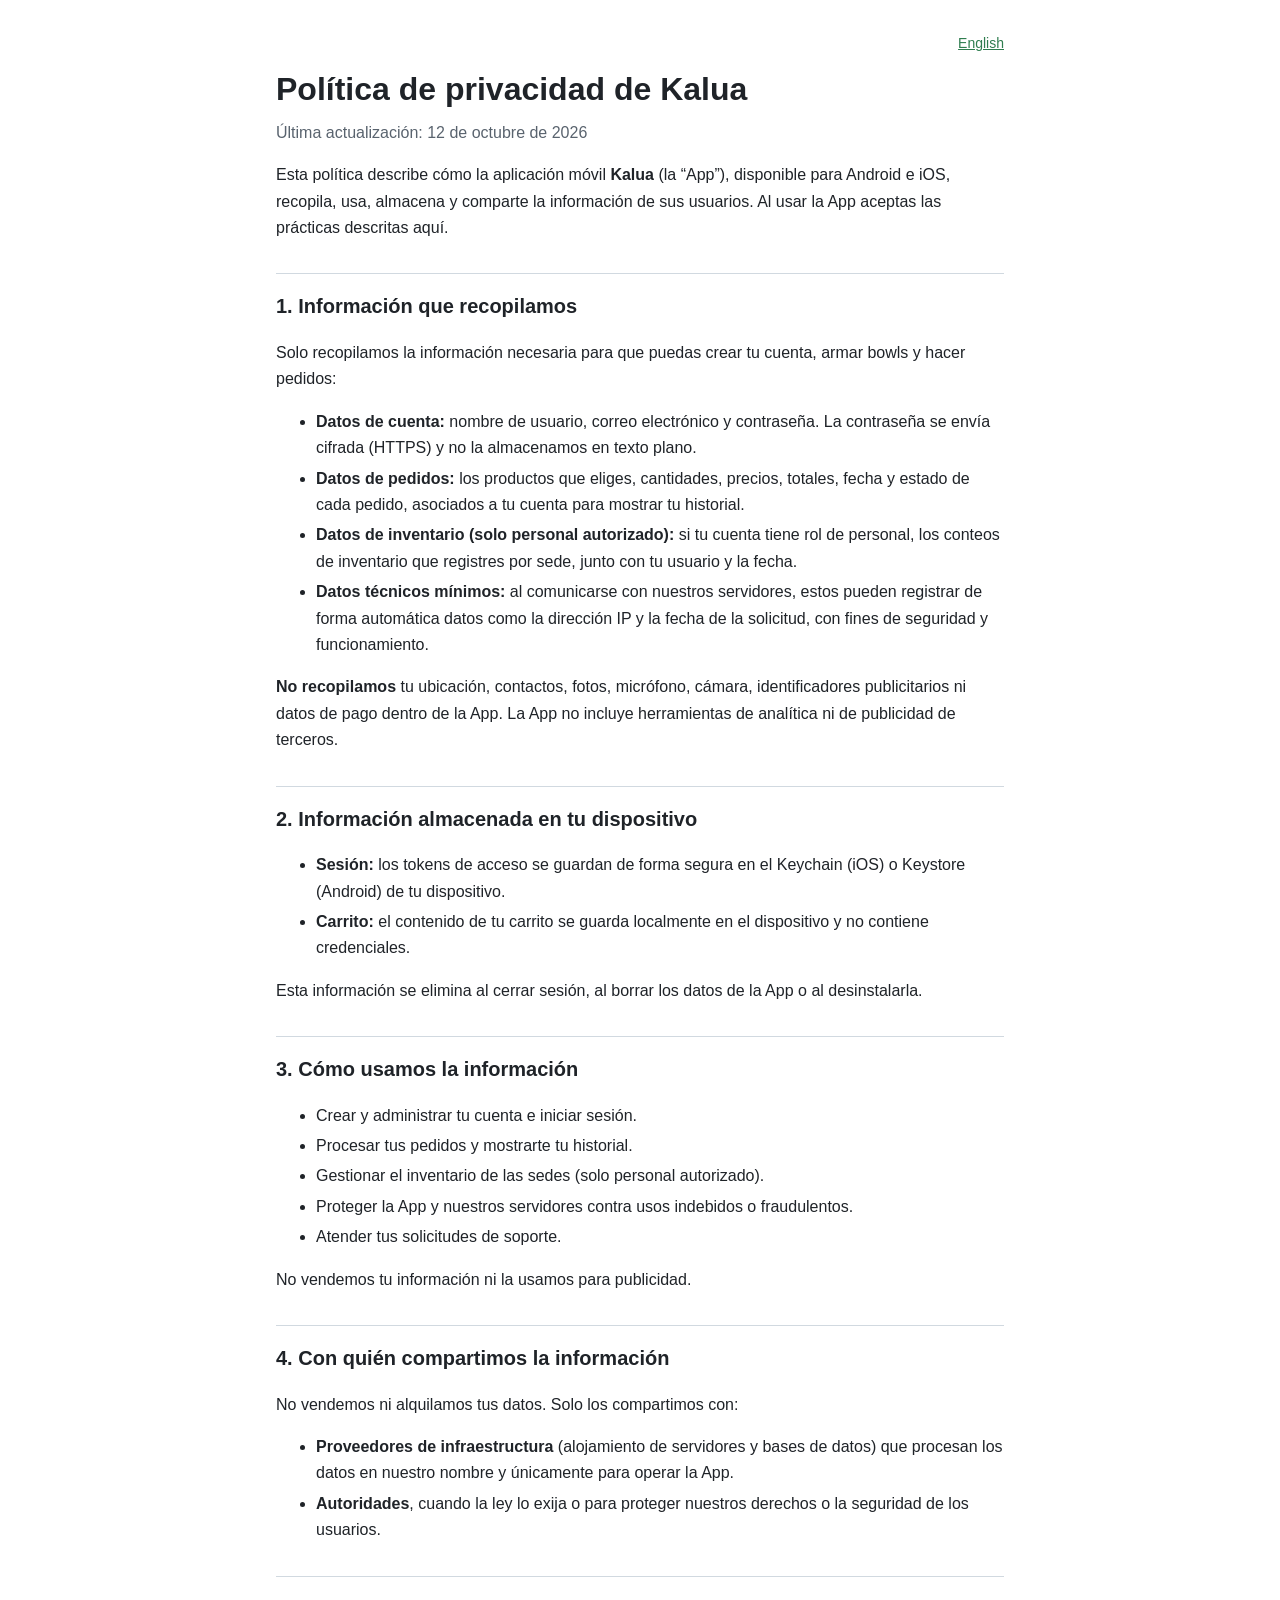
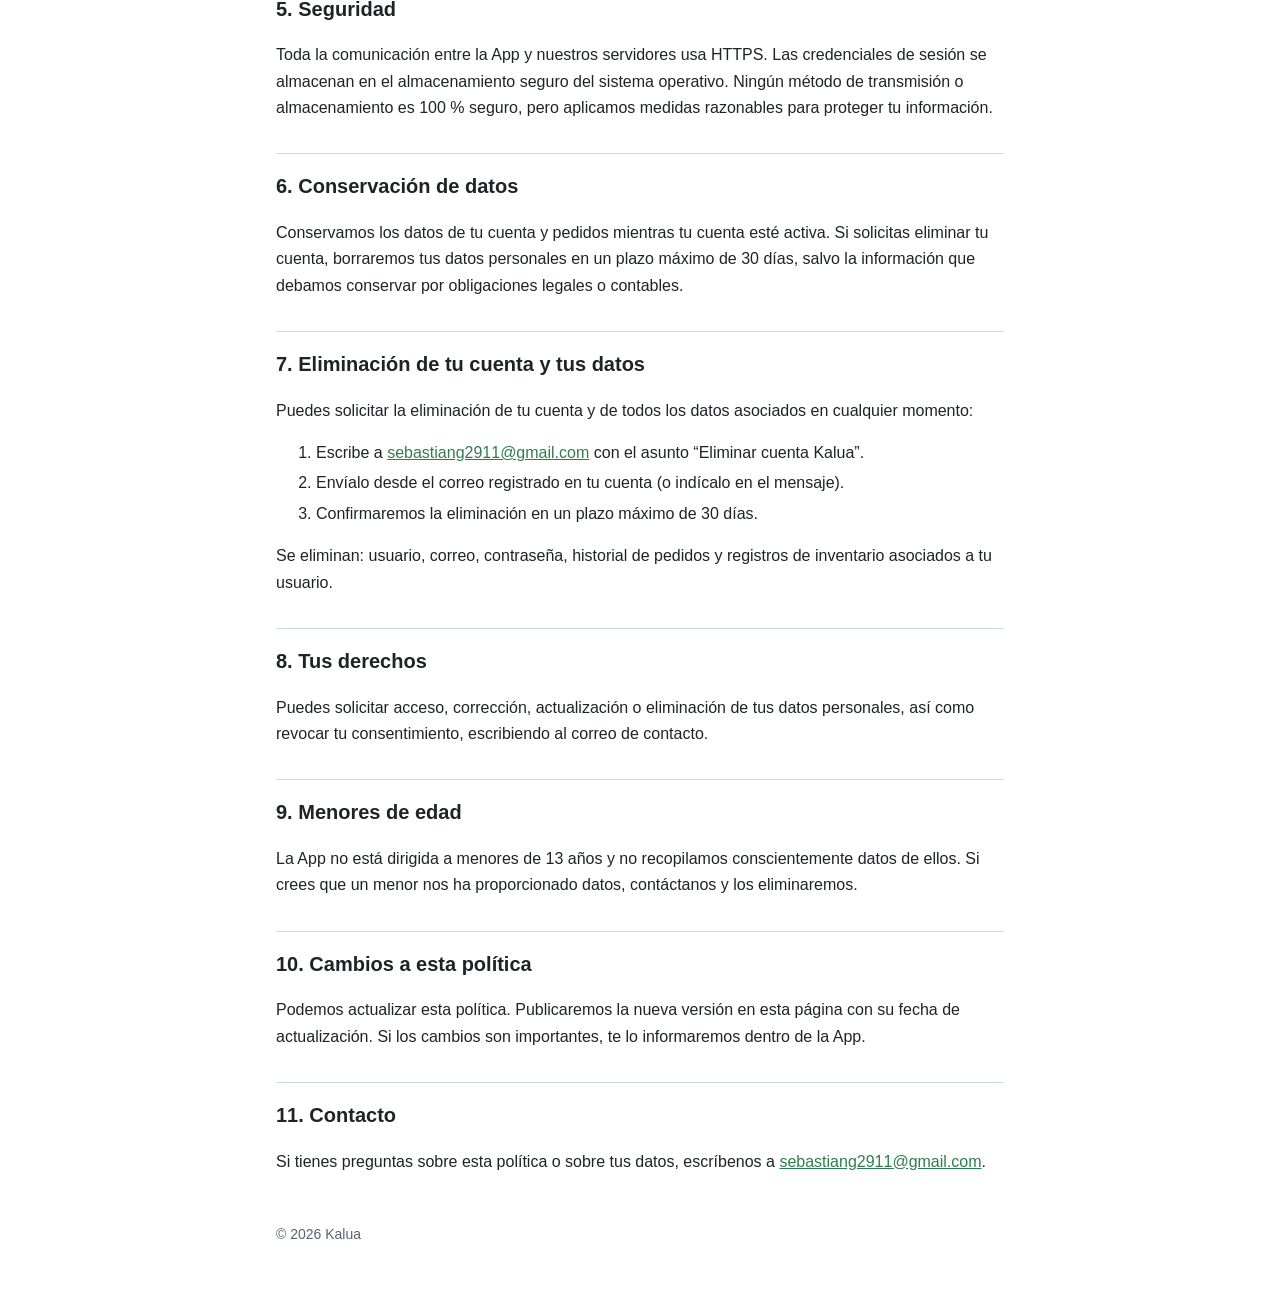
<file: index.html>
<!doctype html>
<html lang="es">
<head>
  <meta charset="utf-8">
  <meta name="viewport" content="width=device-width, initial-scale=1">
  <title>Política de privacidad – Kalua</title>
  <meta name="description" content="Política de privacidad de la aplicación móvil Kalua.">
  <link rel="alternate" hreflang="en" href="en.html">
  <link rel="stylesheet" href="style.css">
</head>
<body>
<main>
  <nav><a href="en.html" lang="en">English</a></nav>

  <h1>Política de privacidad de Kalua</h1>
  <p class="updated">Última actualización: 12 de octubre de 2026</p>

  <p>Esta política describe cómo la aplicación móvil <strong>Kalua</strong> (la “App”), disponible para Android e iOS, recopila, usa, almacena y comparte la información de sus usuarios. Al usar la App aceptas las prácticas descritas aquí.</p>

  <h2>1. Información que recopilamos</h2>
  <p>Solo recopilamos la información necesaria para que puedas crear tu cuenta, armar bowls y hacer pedidos:</p>
  <ul>
    <li><strong>Datos de cuenta:</strong> nombre de usuario, correo electrónico y contraseña. La contraseña se envía cifrada (HTTPS) y no la almacenamos en texto plano.</li>
    <li><strong>Datos de pedidos:</strong> los productos que eliges, cantidades, precios, totales, fecha y estado de cada pedido, asociados a tu cuenta para mostrar tu historial.</li>
    <li><strong>Datos de inventario (solo personal autorizado):</strong> si tu cuenta tiene rol de personal, los conteos de inventario que registres por sede, junto con tu usuario y la fecha.</li>
    <li><strong>Datos técnicos mínimos:</strong> al comunicarse con nuestros servidores, estos pueden registrar de forma automática datos como la dirección IP y la fecha de la solicitud, con fines de seguridad y funcionamiento.</li>
  </ul>
  <p><strong>No recopilamos</strong> tu ubicación, contactos, fotos, micrófono, cámara, identificadores publicitarios ni datos de pago dentro de la App. La App no incluye herramientas de analítica ni de publicidad de terceros.</p>

  <h2>2. Información almacenada en tu dispositivo</h2>
  <ul>
    <li><strong>Sesión:</strong> los tokens de acceso se guardan de forma segura en el Keychain (iOS) o Keystore (Android) de tu dispositivo.</li>
    <li><strong>Carrito:</strong> el contenido de tu carrito se guarda localmente en el dispositivo y no contiene credenciales.</li>
  </ul>
  <p>Esta información se elimina al cerrar sesión, al borrar los datos de la App o al desinstalarla.</p>

  <h2>3. Cómo usamos la información</h2>
  <ul>
    <li>Crear y administrar tu cuenta e iniciar sesión.</li>
    <li>Procesar tus pedidos y mostrarte tu historial.</li>
    <li>Gestionar el inventario de las sedes (solo personal autorizado).</li>
    <li>Proteger la App y nuestros servidores contra usos indebidos o fraudulentos.</li>
    <li>Atender tus solicitudes de soporte.</li>
  </ul>
  <p>No vendemos tu información ni la usamos para publicidad.</p>

  <h2>4. Con quién compartimos la información</h2>
  <p>No vendemos ni alquilamos tus datos. Solo los compartimos con:</p>
  <ul>
    <li><strong>Proveedores de infraestructura</strong> (alojamiento de servidores y bases de datos) que procesan los datos en nuestro nombre y únicamente para operar la App.</li>
    <li><strong>Autoridades</strong>, cuando la ley lo exija o para proteger nuestros derechos o la seguridad de los usuarios.</li>
  </ul>

  <h2>5. Seguridad</h2>
  <p>Toda la comunicación entre la App y nuestros servidores usa HTTPS. Las credenciales de sesión se almacenan en el almacenamiento seguro del sistema operativo. Ningún método de transmisión o almacenamiento es 100 % seguro, pero aplicamos medidas razonables para proteger tu información.</p>

  <h2>6. Conservación de datos</h2>
  <p>Conservamos los datos de tu cuenta y pedidos mientras tu cuenta esté activa. Si solicitas eliminar tu cuenta, borraremos tus datos personales en un plazo máximo de 30 días, salvo la información que debamos conservar por obligaciones legales o contables.</p>

  <h2 id="eliminar-cuenta">7. Eliminación de tu cuenta y tus datos</h2>
  <p>Puedes solicitar la eliminación de tu cuenta y de todos los datos asociados en cualquier momento:</p>
  <ol>
    <li>Escribe a <a href="mailto:sebastiang2911@gmail.com?subject=Eliminar%20cuenta%20Kalua">sebastiang2911@gmail.com</a> con el asunto “Eliminar cuenta Kalua”.</li>
    <li>Envíalo desde el correo registrado en tu cuenta (o indícalo en el mensaje).</li>
    <li>Confirmaremos la eliminación en un plazo máximo de 30 días.</li>
  </ol>
  <p>Se eliminan: usuario, correo, contraseña, historial de pedidos y registros de inventario asociados a tu usuario.</p>

  <h2>8. Tus derechos</h2>
  <p>Puedes solicitar acceso, corrección, actualización o eliminación de tus datos personales, así como revocar tu consentimiento, escribiendo al correo de contacto.</p>

  <h2>9. Menores de edad</h2>
  <p>La App no está dirigida a menores de 13 años y no recopilamos conscientemente datos de ellos. Si crees que un menor nos ha proporcionado datos, contáctanos y los eliminaremos.</p>

  <h2>10. Cambios a esta política</h2>
  <p>Podemos actualizar esta política. Publicaremos la nueva versión en esta página con su fecha de actualización. Si los cambios son importantes, te lo informaremos dentro de la App.</p>

  <h2>11. Contacto</h2>
  <p>Si tienes preguntas sobre esta política o sobre tus datos, escríbenos a <a href="mailto:sebastiang2911@gmail.com">sebastiang2911@gmail.com</a>.</p>

  <footer>© 2026 Kalua</footer>
</main>
</body>
</html>
</file>
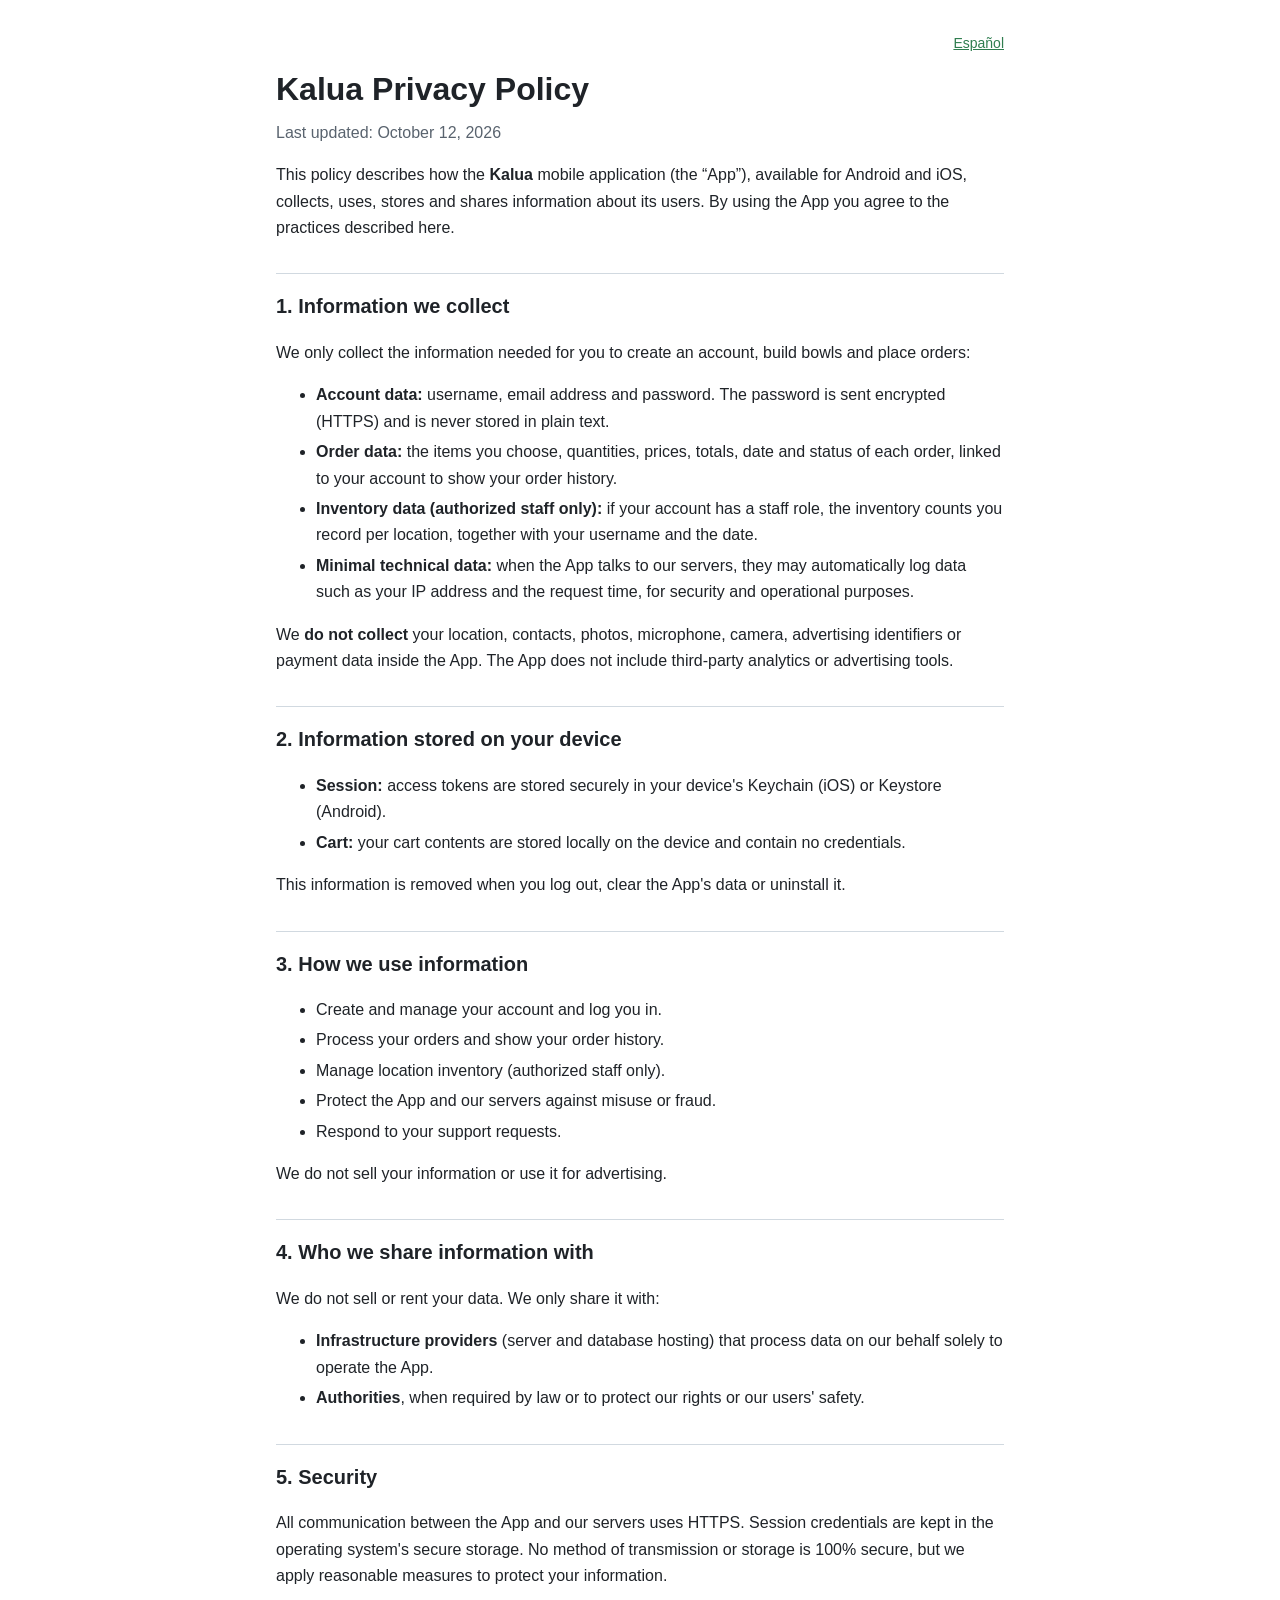
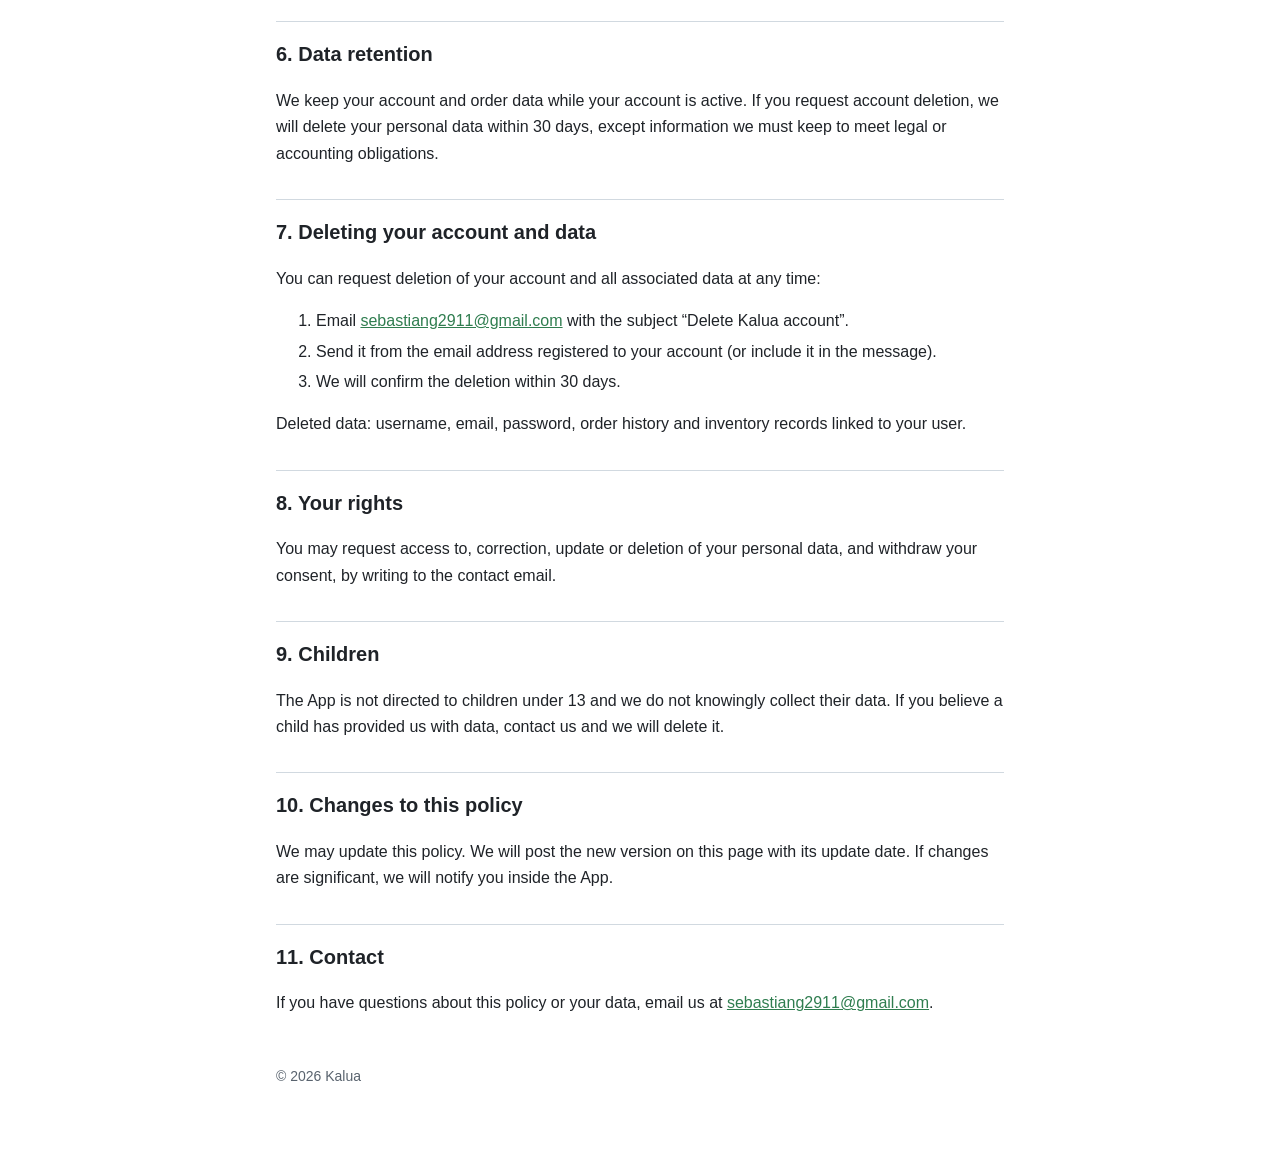
<file: en.html>
<!doctype html>
<html lang="en">
<head>
  <meta charset="utf-8">
  <meta name="viewport" content="width=device-width, initial-scale=1">
  <title>Privacy Policy – Kalua</title>
  <meta name="description" content="Privacy policy for the Kalua mobile app.">
  <link rel="alternate" hreflang="es" href="index.html">
  <link rel="stylesheet" href="style.css">
</head>
<body>
<main>
  <nav><a href="index.html" lang="es">Español</a></nav>

  <h1>Kalua Privacy Policy</h1>
  <p class="updated">Last updated: October 12, 2026</p>

  <p>This policy describes how the <strong>Kalua</strong> mobile application (the “App”), available for Android and iOS, collects, uses, stores and shares information about its users. By using the App you agree to the practices described here.</p>

  <h2>1. Information we collect</h2>
  <p>We only collect the information needed for you to create an account, build bowls and place orders:</p>
  <ul>
    <li><strong>Account data:</strong> username, email address and password. The password is sent encrypted (HTTPS) and is never stored in plain text.</li>
    <li><strong>Order data:</strong> the items you choose, quantities, prices, totals, date and status of each order, linked to your account to show your order history.</li>
    <li><strong>Inventory data (authorized staff only):</strong> if your account has a staff role, the inventory counts you record per location, together with your username and the date.</li>
    <li><strong>Minimal technical data:</strong> when the App talks to our servers, they may automatically log data such as your IP address and the request time, for security and operational purposes.</li>
  </ul>
  <p>We <strong>do not collect</strong> your location, contacts, photos, microphone, camera, advertising identifiers or payment data inside the App. The App does not include third-party analytics or advertising tools.</p>

  <h2>2. Information stored on your device</h2>
  <ul>
    <li><strong>Session:</strong> access tokens are stored securely in your device's Keychain (iOS) or Keystore (Android).</li>
    <li><strong>Cart:</strong> your cart contents are stored locally on the device and contain no credentials.</li>
  </ul>
  <p>This information is removed when you log out, clear the App's data or uninstall it.</p>

  <h2>3. How we use information</h2>
  <ul>
    <li>Create and manage your account and log you in.</li>
    <li>Process your orders and show your order history.</li>
    <li>Manage location inventory (authorized staff only).</li>
    <li>Protect the App and our servers against misuse or fraud.</li>
    <li>Respond to your support requests.</li>
  </ul>
  <p>We do not sell your information or use it for advertising.</p>

  <h2>4. Who we share information with</h2>
  <p>We do not sell or rent your data. We only share it with:</p>
  <ul>
    <li><strong>Infrastructure providers</strong> (server and database hosting) that process data on our behalf solely to operate the App.</li>
    <li><strong>Authorities</strong>, when required by law or to protect our rights or our users' safety.</li>
  </ul>

  <h2>5. Security</h2>
  <p>All communication between the App and our servers uses HTTPS. Session credentials are kept in the operating system's secure storage. No method of transmission or storage is 100% secure, but we apply reasonable measures to protect your information.</p>

  <h2>6. Data retention</h2>
  <p>We keep your account and order data while your account is active. If you request account deletion, we will delete your personal data within 30 days, except information we must keep to meet legal or accounting obligations.</p>

  <h2 id="delete-account">7. Deleting your account and data</h2>
  <p>You can request deletion of your account and all associated data at any time:</p>
  <ol>
    <li>Email <a href="mailto:sebastiang2911@gmail.com?subject=Delete%20Kalua%20account">sebastiang2911@gmail.com</a> with the subject “Delete Kalua account”.</li>
    <li>Send it from the email address registered to your account (or include it in the message).</li>
    <li>We will confirm the deletion within 30 days.</li>
  </ol>
  <p>Deleted data: username, email, password, order history and inventory records linked to your user.</p>

  <h2>8. Your rights</h2>
  <p>You may request access to, correction, update or deletion of your personal data, and withdraw your consent, by writing to the contact email.</p>

  <h2>9. Children</h2>
  <p>The App is not directed to children under 13 and we do not knowingly collect their data. If you believe a child has provided us with data, contact us and we will delete it.</p>

  <h2>10. Changes to this policy</h2>
  <p>We may update this policy. We will post the new version on this page with its update date. If changes are significant, we will notify you inside the App.</p>

  <h2>11. Contact</h2>
  <p>If you have questions about this policy or your data, email us at <a href="mailto:sebastiang2911@gmail.com">sebastiang2911@gmail.com</a>.</p>

  <footer>© 2026 Kalua</footer>
</main>
</body>
</html>
</file>
<file: style.css>
:root {
  --bg: #ffffff;
  --text: #1f2328;
  --muted: #59636e;
  --accent: #2f7d4f;
  --border: #d1d9e0;
}

@media (prefers-color-scheme: dark) {
  :root {
    --bg: #0d1117;
    --text: #e6edf3;
    --muted: #9198a1;
    --accent: #5cc58a;
    --border: #30363d;
  }
}

* { box-sizing: border-box; }

body {
  margin: 0;
  background: var(--bg);
  color: var(--text);
  font: 16px/1.65 -apple-system, BlinkMacSystemFont, "Segoe UI", Roboto, Helvetica, Arial, sans-serif;
}

main {
  max-width: 760px;
  margin: 0 auto;
  padding: 32px 16px 64px;
}

nav { text-align: right; font-size: 14px; }
h1 { font-size: 2rem; margin: 8px 0 4px; }
h2 { font-size: 1.25rem; margin-top: 2rem; padding-top: 1rem; border-top: 1px solid var(--border); }
.updated { color: var(--muted); margin-top: 0; }
a { color: var(--accent); }
li { margin: 4px 0; }
footer { margin-top: 3rem; color: var(--muted); font-size: 14px; }
</file>
